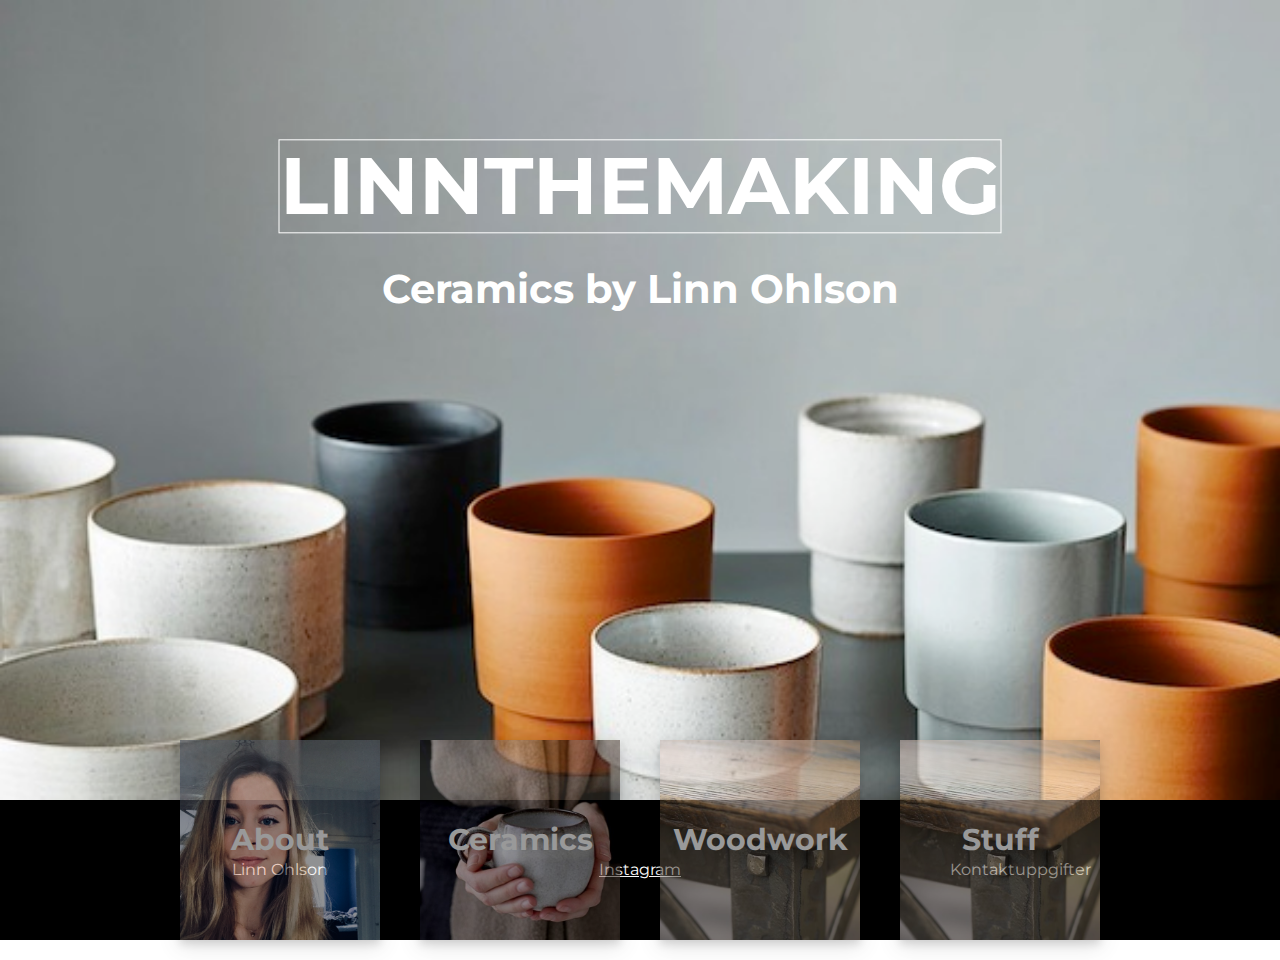
<file: index.html>
<!DOCTYPE html>
<html lang="sv">
<head>
  <meta charset="utf-8">
  <title>Linnthemaking</title>
  <link rel="ICON" href="favicon.ico" type="image/ico" />
  <link rel="stylesheet" href="./normalize.css" type="text/css">
  <link rel="stylesheet" href="./styles.css" type="text/css">
  <meta name="viewport" content="width=device-width, initial-scale=1, minimum-scale=1">
  <link href="https://fonts.googleapis.com/css?family=Julius+Sans+One|Montserrat:100" rel="stylesheet">
  <link rel="shortcut icon" type="image/x-icon" href="/favicon.ico">
</head>

<body>

<div class="header">
  <div class="index-center">
    <h1 class="titles1">LINNTHEMAKING</h1>
    <h2 class="under-titles">Ceramics by Linn Ohlson</h2>
  </div>
</div>

<div class="index-container">
  <a class="image-button1" href="about.html"><h3>About</h3></a>

  <a class="image-button2" href="ceramics.html"><h3>Ceramics</h3></a>

  <a class="image-button3" href="woodwork.html"><h3>Woodwork</h3></a>

  <a class="image-button3" href="woodwork.html"><h3>Stuff</h3></a>
</div>

  <div class="footer">
    <div class="footer-textbox"><p>Linn Ohlson</p></div>
    <div class="footer-textbox"><a href=https://www.instagram.com/linnthemaking/><p>Instagram</p></a></div>
    <div class="footer-textbox"><p>Kontaktuppgifter</p></div>
  </div>





</body>
</html>
</file>
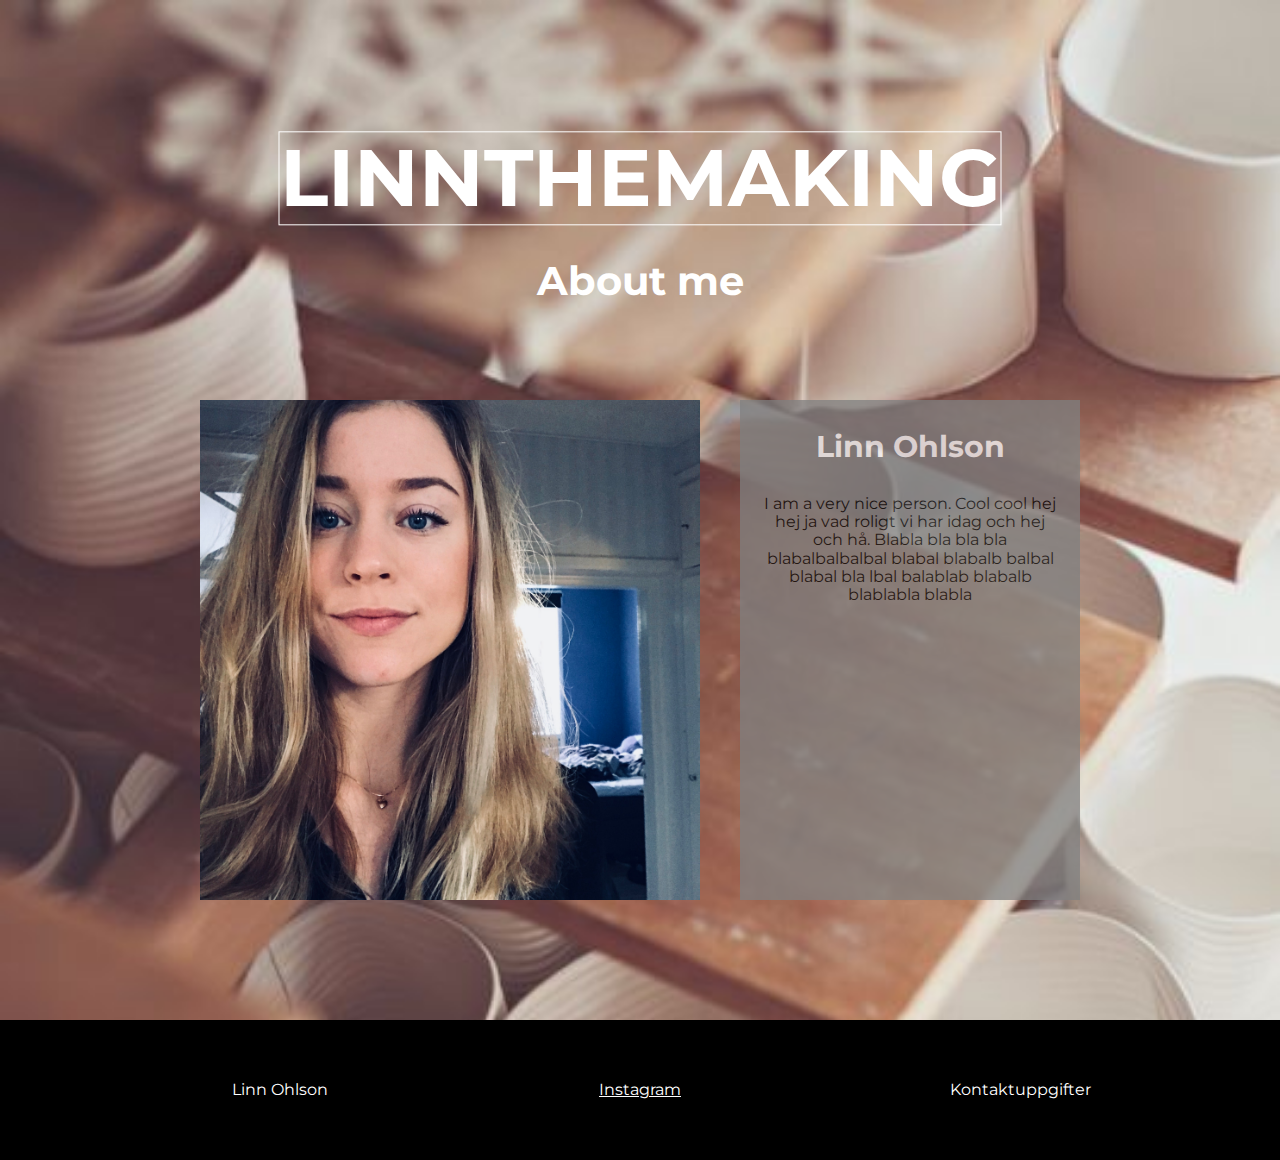
<file: about.html>
<!DOCTYPE html>
<html lang="en" dir="ltr">
  <head>
    <meta charset="utf-8">
    <title>Linnthemaking</title>
    <link rel="stylesheet" href="./normalize.css" type="text/css">
    <link rel="stylesheet" href="./styles.css" type="text/css">
    <meta name="viewport" content="width=device-width, initial-scale=1, minimum-scale=1">
    <link href="https://fonts.googleapis.com/css?family=Julius+Sans+One|Montserrat:100" rel="stylesheet">
  </head>

  <body class="about-background">

  <div>
    <div class="about-center">
      <h1 class="titles1">LINNTHEMAKING</h1>
      <h2 class="under-titles">About me</h2>
    </div>

    <div class="about-outer-container">
      <img class="about" src="./Images/bild.jpg"/>
      <div class="about-box">
        <h3>Linn Ohlson</h3>
        <p> I am a very nice person. Cool cool hej hej ja vad roligt vi har idag och hej och hå. Blabla bla bla bla blabalbalbalbal blabal blabalb balbal blabal bla lbal balablab blabalb blablabla blabla</p>
      </div>
    </div>
  </div>

<div class="footer">
  <div class="footer-textbox"><p>Linn Ohlson</p></div>
  <div class="footer-textbox"><a href=https://www.instagram.com/linnthemaking/><p>Instagram</p></a></div>
  <div class="footer-textbox"><p>Kontaktuppgifter</p></div>
</div>

  </body>

</html>
</file>
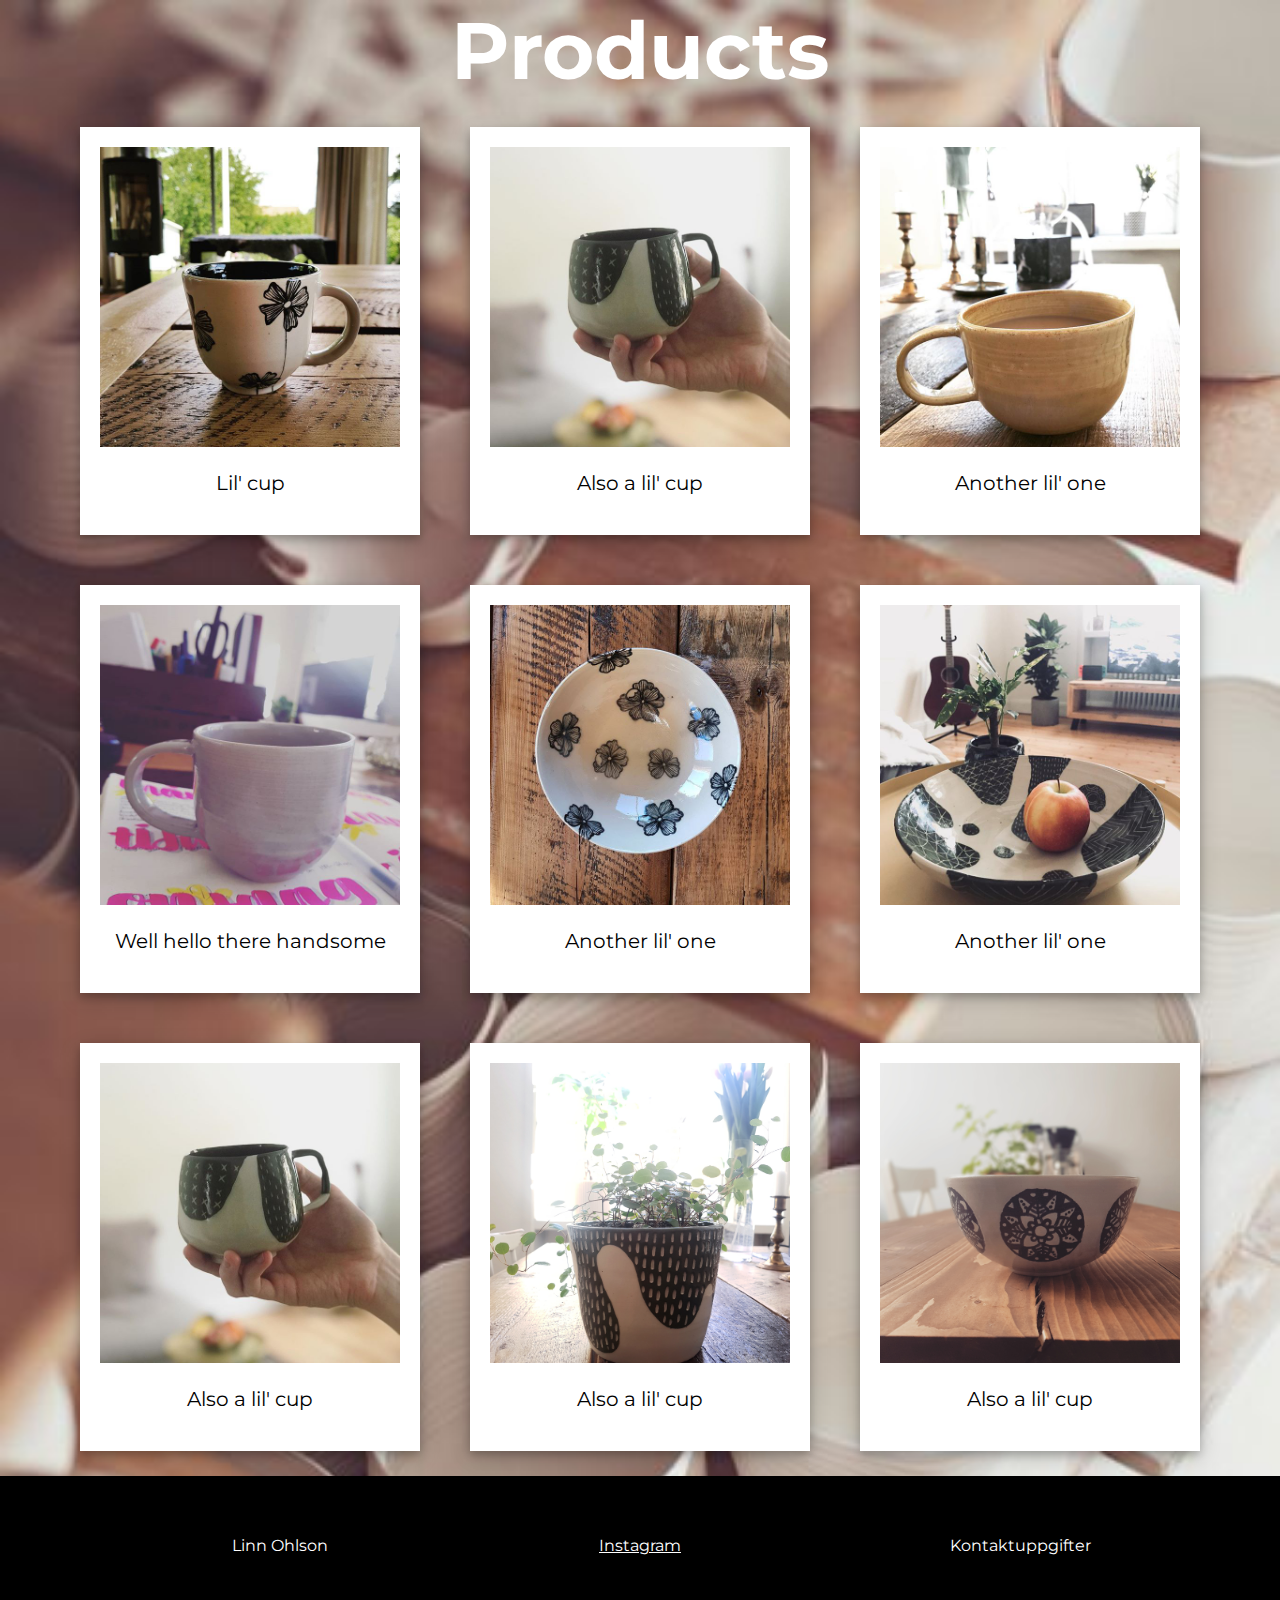
<file: ceramics.html>
<!DOCTYPE html>
<html lang="en" dir="ltr">
  <head>
    <meta charset="utf-8">
    <title>Linnthemaking</title>
    <link rel="stylesheet" href="./normalize.css" type="text/css">
    <link rel="stylesheet" href="./styles.css" type="text/css">
    <meta name="viewport" content="width=device-width, initial-scale=1, minimum-scale=1">
    <link href="https://fonts.googleapis.com/css?family=Julius+Sans+One|Montserrat:100" rel="stylesheet">
  </head>

  <body class="ceramics-background">

    <h1 class="titles2">Products</h1>

    <div class="ceramics-container">

    <div class="ceramics-inner-container">
      <img class="resize" src="./Images/kopp1.jpg" alt="pottery">
      <p>Lil' cup</p>
    </div>

    <div class="ceramics-inner-container">
      <img class="resize" src="./Images/kopp2.jpg" alt="cup">
      <p>Also a lil' cup</p>
    </div>

    <div class="ceramics-inner-container">
      <img class="resize" src="./Images/kopp3.jpg" alt=cup">
      <p>Another lil' one</p>
    </div>

    <div class="ceramics-inner-container">
      <img class="resize" src="./Images/kopp4.jpg" alt=cup">
      <p>Well hello there handsome</p>
    </div>

    <div class="ceramics-inner-container">
      <img class="resize" src="./Images/skål1.jpg" alt=bowl">
      <p>Another lil' one</p>
    </div>

    <div class="ceramics-inner-container">
      <img class="resize" src="./Images/skål2.jpg" alt=bowl">
      <p>Another lil' one</p>
    </div>

    <div class="ceramics-inner-container">
      <img class="resize" src="./Images/kopp2.jpg" alt="cup">
      <p>Also a lil' cup</p>
    </div>

    <div class="ceramics-inner-container">
      <img class="resize" src="./Images/kruka.jpg" alt="cup">
      <p>Also a lil' cup</p>
    </div>

    <div class="ceramics-inner-container">
      <img class="resize" src="./Images/skål3.jpg" alt="cup">
      <p>Also a lil' cup</p>
    </div>

    </div>

    <div class="footer">
      <div class="footer-textbox"><p>Linn Ohlson</p></div>
      <div class="footer-textbox"><a href=https://www.instagram.com/linnthemaking/><p>Instagram</p></a></div>
      <div class="footer-textbox"><p>Kontaktuppgifter</p></div>
    </div>

  </body>
</html>
</file>
<file: styles.css>
h1 {
  color: white;
  font-size: 80px;
  font-family: 'Montserrat', sans-serif;
  margin: 5px;
}

h2 {
  font-size: 40px;
  font-family: 'Montserrat', sans-serif;
  color: white;
}

h3 {
  font-size: 30px;
  font-family: 'Montserrat', sans-serif;
  color: white;
}

p {
    font-family: 'Montserrat', sans-serif;
    text-decoration-color: white;
}

a {
  font-family: 'Montserrat', sans-serif;
  color: white;
}

.titles1 {
  border-style: solid;
  border-width: thin;
  border-color: white;
}

.titles2 {
  text-align: center;
}

.header {
  position: relative;
  background-image: url(./Images/ceramics2.jpg);
  width: 100%;
  height: 800px;
  background-size: cover;
}

.index-center {
  position: absolute;
  top: 30%;
  left: 50%;
  transform: translate(-50%, -50%);
  text-align: center;
}

img.resize {
  width: 300px;
  height: 300px;
  object-fit: cover;
}

.resize {
  width: 300;
  height: auto;
}

.index-container {
  display: flex;
  align-items: center;
  justify-content: center;
  position: absolute;
  width: 100%;
  flex-wrap: wrap;
  top: 80%;
}

.image-button1 {
  display: flex;
  align-items: center;
  justify-content: center;
  background-image: url("./Images/bild.jpg");
  background-size: cover;
  opacity: 0.6;
  filter: alpha(opacity=50);
  width: 200px;
  height: 200px;
  font-size: 20px;
  text-decoration: none;
  box-shadow: 0 4px 8px 0 rgba(0, 0, 0, 0.2), 0 6px 20px 0 rgba(0, 0, 0, 0.19);
  margin: 20px;
}

.image-button1:hover {
  opacity: 1.0;
  filter: alpha(opacity=100);
}

.image-button2 {
  display: flex;
  align-items: center;
  justify-content: center;
  background-image: url("./Images/mug1.jpg");
  background-size: cover;
  opacity: 0.6;
  filter: alpha(opacity=50);
  width: 200px;
  height: 200px;
  font-size: 20px;
  text-decoration: none;
  box-shadow: 0 4px 8px 0 rgba(0, 0, 0, 0.2), 0 6px 20px 0 rgba(0, 0, 0, 0.19);
  margin: 20px;
}

.image-button2:hover {
  opacity: 1.0;
  filter: alpha(opacity=100);
}

.image-button3 {
  display: flex;
  align-items: center;
  justify-content: center;
  background-image: url("./Images/wood.jpg");
  background-size: cover;
  opacity: 0.6;
  filter: alpha(opacity=50);
  width: 200px;
  height: 200px;
  font-size: 20px;
  text-decoration: none;
  box-shadow: 0 4px 8px 0 rgba(0, 0, 0, 0.2), 0 6px 20px 0 rgba(0, 0, 0, 0.19);
  margin: 20px;
}

.image-button3:hover {
  opacity: 1.0;
  filter: alpha(opacity=100);
}

body.ceramics-background {
  position: relative;
  background-image: url("./Images/bakgrund.jpg");
  background-repeat: no-repeat;
  background-size: cover;
  height: 100%;
}

.ceramics-container {
  display: flex;
  align-items: center;
  justify-content: center;
  width: 100%;
  flex-wrap: wrap;
}

.ceramics-inner-container {
  background-color: white;
  padding: 20px;
  margin: 25px;
  font-size: 20px;
  box-shadow: 0 4px 8px 0 rgba(0, 0, 0, 0.2), 0 6px 20px 0 rgba(0, 0, 0, 0.19);
  text-align: center;
}

body.about-background {
  position: relative;
  background-image: url("./Images/bakgrund.jpg");
  background-repeat: no-repeat;
  background-size: cover;
  height: 100%;
}

.about-center {
  position: absolute;
  top: 20%;
  left: 50%;
  transform: translate(-50%, -50%);
  text-align: center;
}


.about-outer-container {
  display: flex;
  align-items: center;
  justify-content: center;
  margin-top: 0px;
  margin-bottom: 100px;
}

.about-box {
  width: 300px;
  height: 500px;
  margin: 20px;
  margin-top: 400px;
  text-align: center;
  padding-left: 20px;
  padding-right: 20px;
  background: grey;
  opacity: 0.75;
}

img.about {
  width: 500px;
  height: 500px;
  margin: 20px;
  margin-top: 400px;
  object-fit: cover;
}

.footer {
  display: flex;
  align-items: center;
  justify-content: space-evenly;
  width: 100%;
  padding-top: 15px;
  padding-bottom: 15px;
  flex-wrap: wrap;
  background-color: black;
  color: white;
}

.footer-textbox {
  text-align: center;
  text-decoration: none;
  width: 100px;
  margin: 30px;
}
</file>
